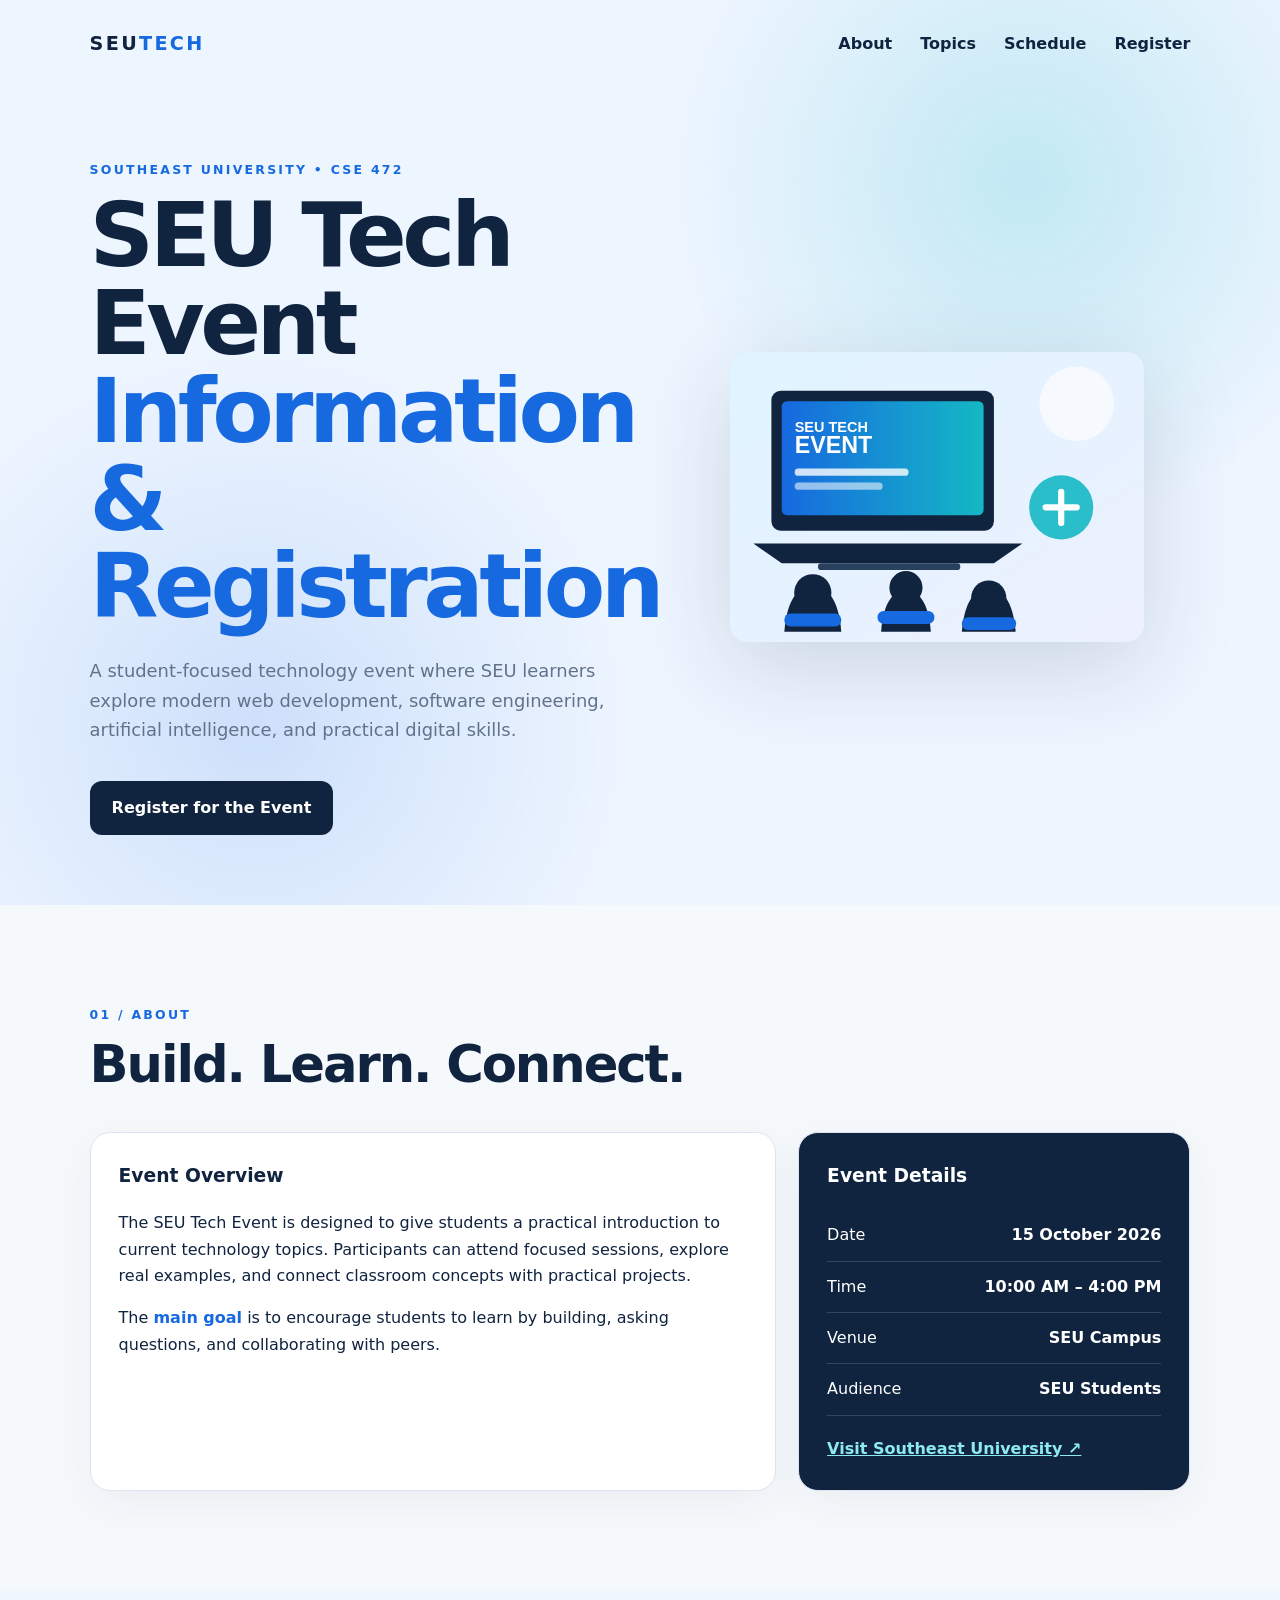
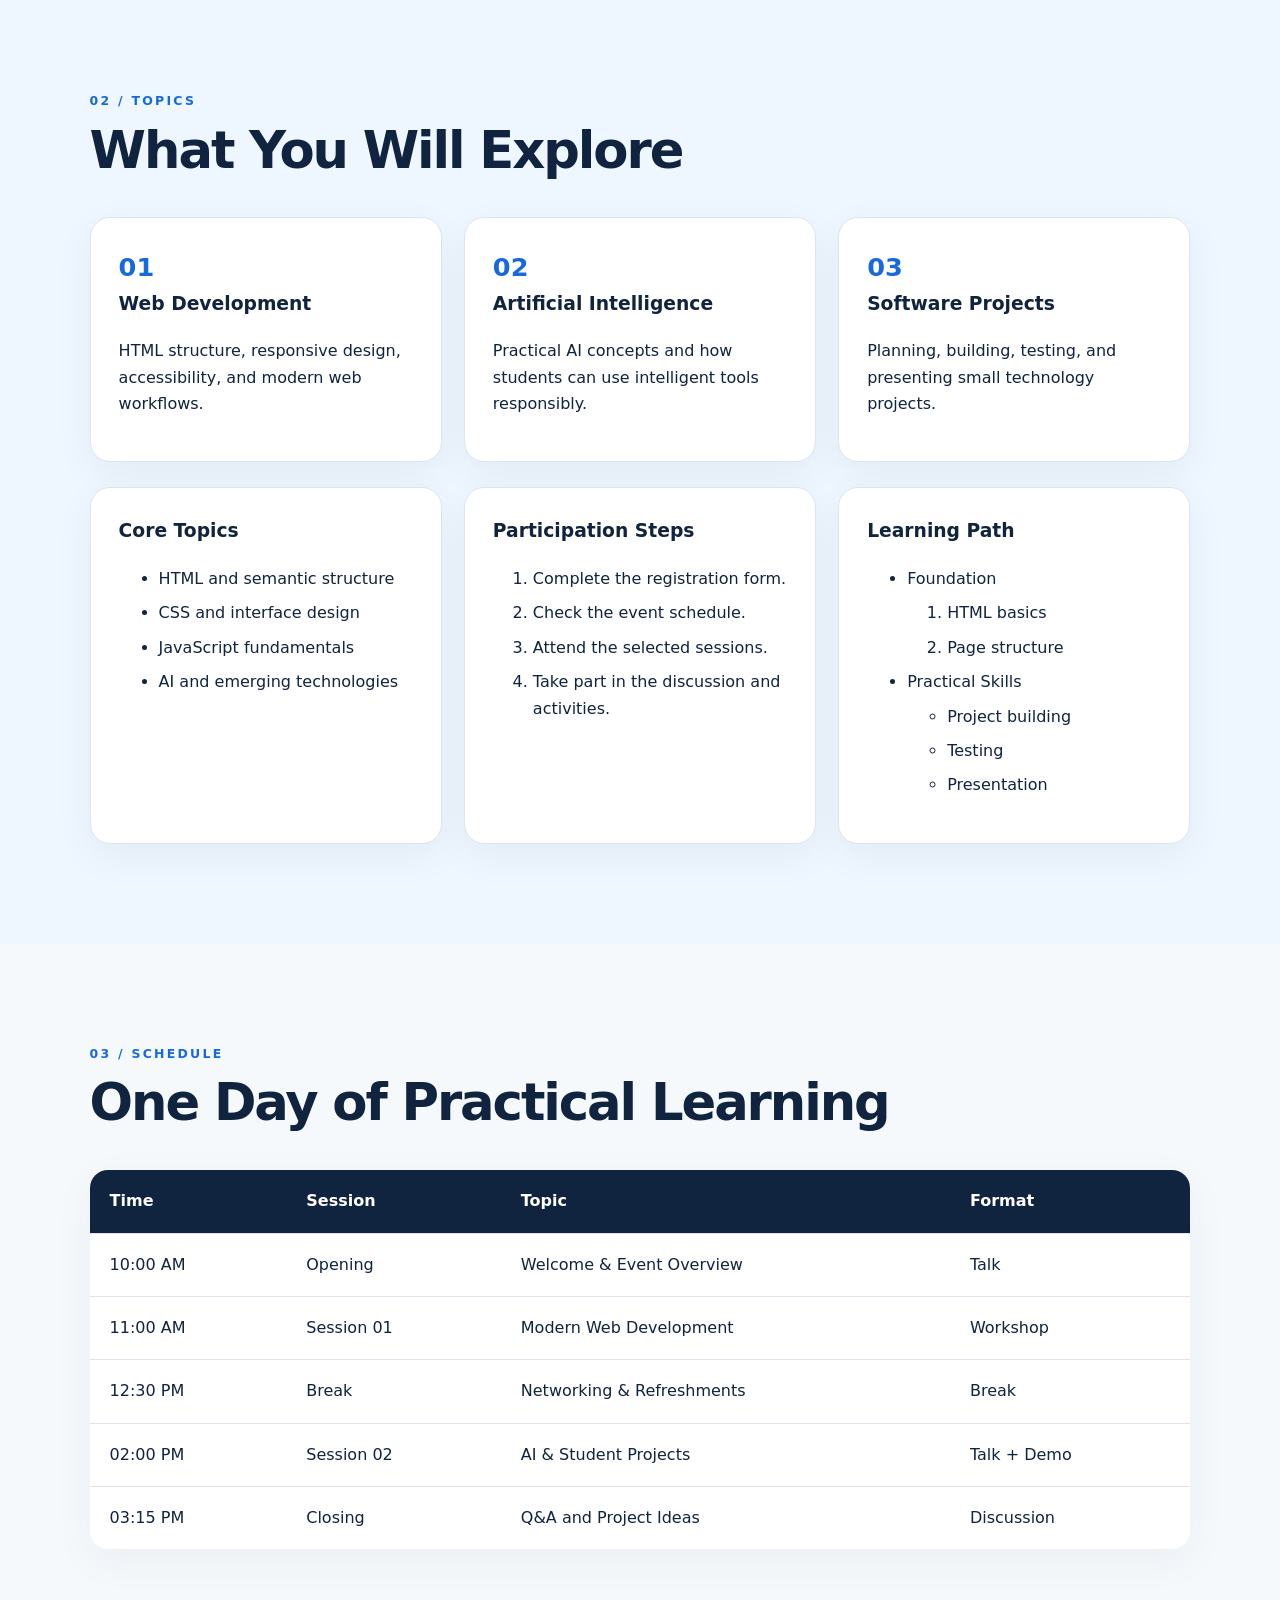
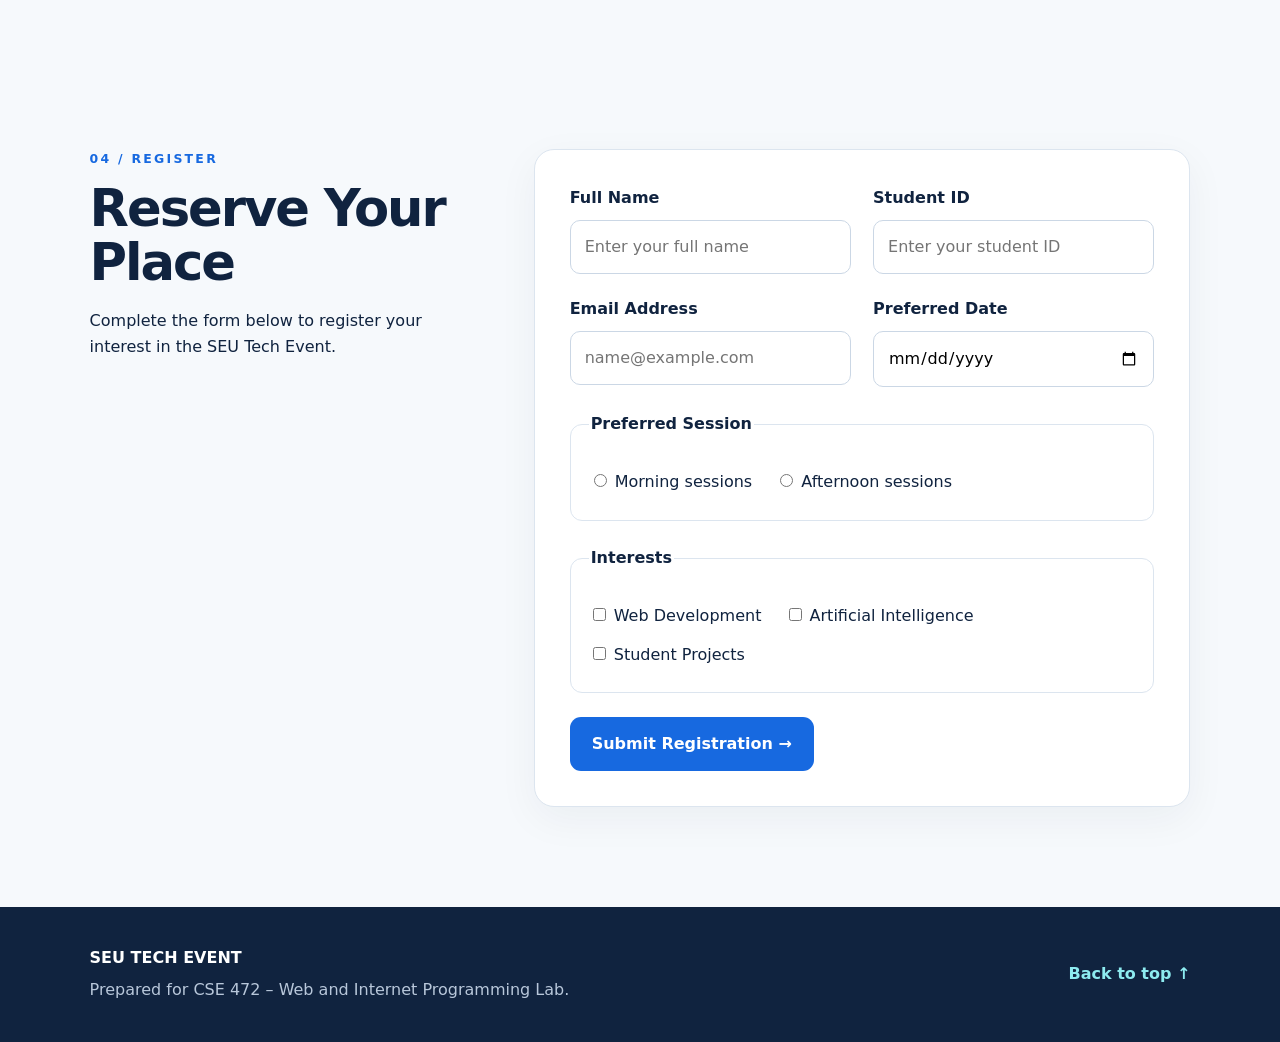
<file: lab-01-html/index.html>
<!DOCTYPE html>
<html lang="en">
<head>
    <meta charset="UTF-8">
    <meta name="viewport" content="width=device-width, initial-scale=1.0">
    <title>SEU Tech Event Information and Registration Page</title>
    <link rel="stylesheet" href="style.css">
</head>
<body>
    <header class="hero" id="home">
        <nav>
            <div class="brand">SEU<span>TECH</span></div>
            <div class="nav-links">
                <a href="#about">About</a>
                <a href="#topics">Topics</a>
                <a href="#schedule">Schedule</a>
                <a href="#register">Register</a>
            </div>
        </nav>

        <div class="hero-content">
            <div>
                <p class="eyebrow">SOUTHEAST UNIVERSITY • CSE 472</p>
                <h1>SEU Tech Event<br><span>Information & Registration</span></h1>
                <p class="lead">
                    A student-focused technology event where SEU learners explore modern web
                    development, software engineering, artificial intelligence, and practical
                    digital skills.
                </p>
                <a class="cta" href="#register">Register for the Event</a>
            </div>
            <img class="hero-image" src="images/tech-event.svg"
                 alt="Illustration of students attending a technology event">
        </div>
    </header>

    <main>
        <section id="about" class="section">
            <div class="section-heading">
                <p class="eyebrow">01 / ABOUT</p>
                <h2>Build. Learn. Connect.</h2>
            </div>

            <div class="about-grid">
                <div class="card">
                    <h3>Event Overview</h3>
                    <p>
                        The SEU Tech Event is designed to give students a practical introduction
                        to current technology topics. Participants can attend focused sessions,
                        explore real examples, and connect classroom concepts with practical
                        projects.
                    </p>
                    <p>
                        The <span class="highlight">main goal</span> is to encourage students to
                        learn by building, asking questions, and collaborating with peers.
                    </p>
                </div>

                <div class="info-panel">
                    <h3>Event Details</h3>
                    <div class="detail-row"><span>Date</span><strong>15 October 2026</strong></div>
                    <div class="detail-row"><span>Time</span><strong>10:00 AM – 4:00 PM</strong></div>
                    <div class="detail-row"><span>Venue</span><strong>SEU Campus</strong></div>
                    <div class="detail-row"><span>Audience</span><strong>SEU Students</strong></div>
                    <a href="https://www.seu.edu.bd" target="_blank" rel="noopener">Visit Southeast University ↗</a>
                </div>
            </div>
        </section>

        <section id="topics" class="section alt">
            <div class="section-heading">
                <p class="eyebrow">02 / TOPICS</p>
                <h2>What You Will Explore</h2>
            </div>

            <div class="topic-grid">
                <div class="topic"><b>01</b><h3>Web Development</h3><p>HTML structure, responsive design, accessibility, and modern web workflows.</p></div>
                <div class="topic"><b>02</b><h3>Artificial Intelligence</h3><p>Practical AI concepts and how students can use intelligent tools responsibly.</p></div>
                <div class="topic"><b>03</b><h3>Software Projects</h3><p>Planning, building, testing, and presenting small technology projects.</p></div>
            </div>

            <div class="lists-grid">
                <div class="card">
                    <h3>Core Topics</h3>
                    <ul>
                        <li>HTML and semantic structure</li>
                        <li>CSS and interface design</li>
                        <li>JavaScript fundamentals</li>
                        <li>AI and emerging technologies</li>
                    </ul>
                </div>

                <div class="card">
                    <h3>Participation Steps</h3>
                    <ol>
                        <li>Complete the registration form.</li>
                        <li>Check the event schedule.</li>
                        <li>Attend the selected sessions.</li>
                        <li>Take part in the discussion and activities.</li>
                    </ol>
                </div>

                <div class="card">
                    <h3>Learning Path</h3>
                    <ul>
                        <li>Foundation
                            <ol>
                                <li>HTML basics</li>
                                <li>Page structure</li>
                            </ol>
                        </li>
                        <li>Practical Skills
                            <ul>
                                <li>Project building</li>
                                <li>Testing</li>
                                <li>Presentation</li>
                            </ul>
                        </li>
                    </ul>
                </div>
            </div>
        </section>

        <section id="schedule" class="section">
            <div class="section-heading">
                <p class="eyebrow">03 / SCHEDULE</p>
                <h2>One Day of Practical Learning</h2>
            </div>

            <div class="table-wrap">
                <table>
                    <thead>
                        <tr>
                            <th>Time</th>
                            <th>Session</th>
                            <th>Topic</th>
                            <th>Format</th>
                        </tr>
                    </thead>
                    <tbody>
                        <tr><td>10:00 AM</td><td>Opening</td><td>Welcome & Event Overview</td><td>Talk</td></tr>
                        <tr><td>11:00 AM</td><td>Session 01</td><td>Modern Web Development</td><td>Workshop</td></tr>
                        <tr><td>12:30 PM</td><td>Break</td><td>Networking & Refreshments</td><td>Break</td></tr>
                        <tr><td>02:00 PM</td><td>Session 02</td><td>AI & Student Projects</td><td>Talk + Demo</td></tr>
                        <tr><td>03:15 PM</td><td>Closing</td><td>Q&A and Project Ideas</td><td>Discussion</td></tr>
                    </tbody>
                </table>
            </div>
        </section>

        <section id="register" class="section register-section">
            <div class="section-heading">
                <p class="eyebrow">04 / REGISTER</p>
                <h2>Reserve Your Place</h2>
                <p>Complete the form below to register your interest in the SEU Tech Event.</p>
            </div>

            <form class="registration-form" action="#" method="post">
                <div class="form-grid">
                    <div class="field">
                        <label for="fullname">Full Name</label>
                        <input type="text" id="fullname" name="fullname" placeholder="Enter your full name" required>
                    </div>
                    <div class="field">
                        <label for="studentid">Student ID</label>
                        <input type="text" id="studentid" name="studentid" placeholder="Enter your student ID" required>
                    </div>
                    <div class="field">
                        <label for="email">Email Address</label>
                        <input type="email" id="email" name="email" placeholder="name@example.com" required>
                    </div>
                    <div class="field">
                        <label for="date">Preferred Date</label>
                        <input type="date" id="date" name="date" required>
                    </div>
                </div>

                <fieldset>
                    <legend>Preferred Session</legend>
                    <label class="choice"><input type="radio" name="session" value="morning" required> Morning sessions</label>
                    <label class="choice"><input type="radio" name="session" value="afternoon"> Afternoon sessions</label>
                </fieldset>

                <fieldset>
                    <legend>Interests</legend>
                    <label class="choice"><input type="checkbox" name="interest_web" value="web"> Web Development</label>
                    <label class="choice"><input type="checkbox" name="interest_ai" value="ai"> Artificial Intelligence</label>
                    <label class="choice"><input type="checkbox" name="interest_projects" value="projects"> Student Projects</label>
                </fieldset>

                <button type="submit">Submit Registration →</button>
            </form>
        </section>
    </main>

    <footer>
        <div>
            <strong>SEU TECH EVENT</strong>
            <p>Prepared for CSE 472 – Web and Internet Programming Lab.</p>
        </div>
        <a href="#home">Back to top ↑</a>
    </footer>
</body>
</html>
</file>
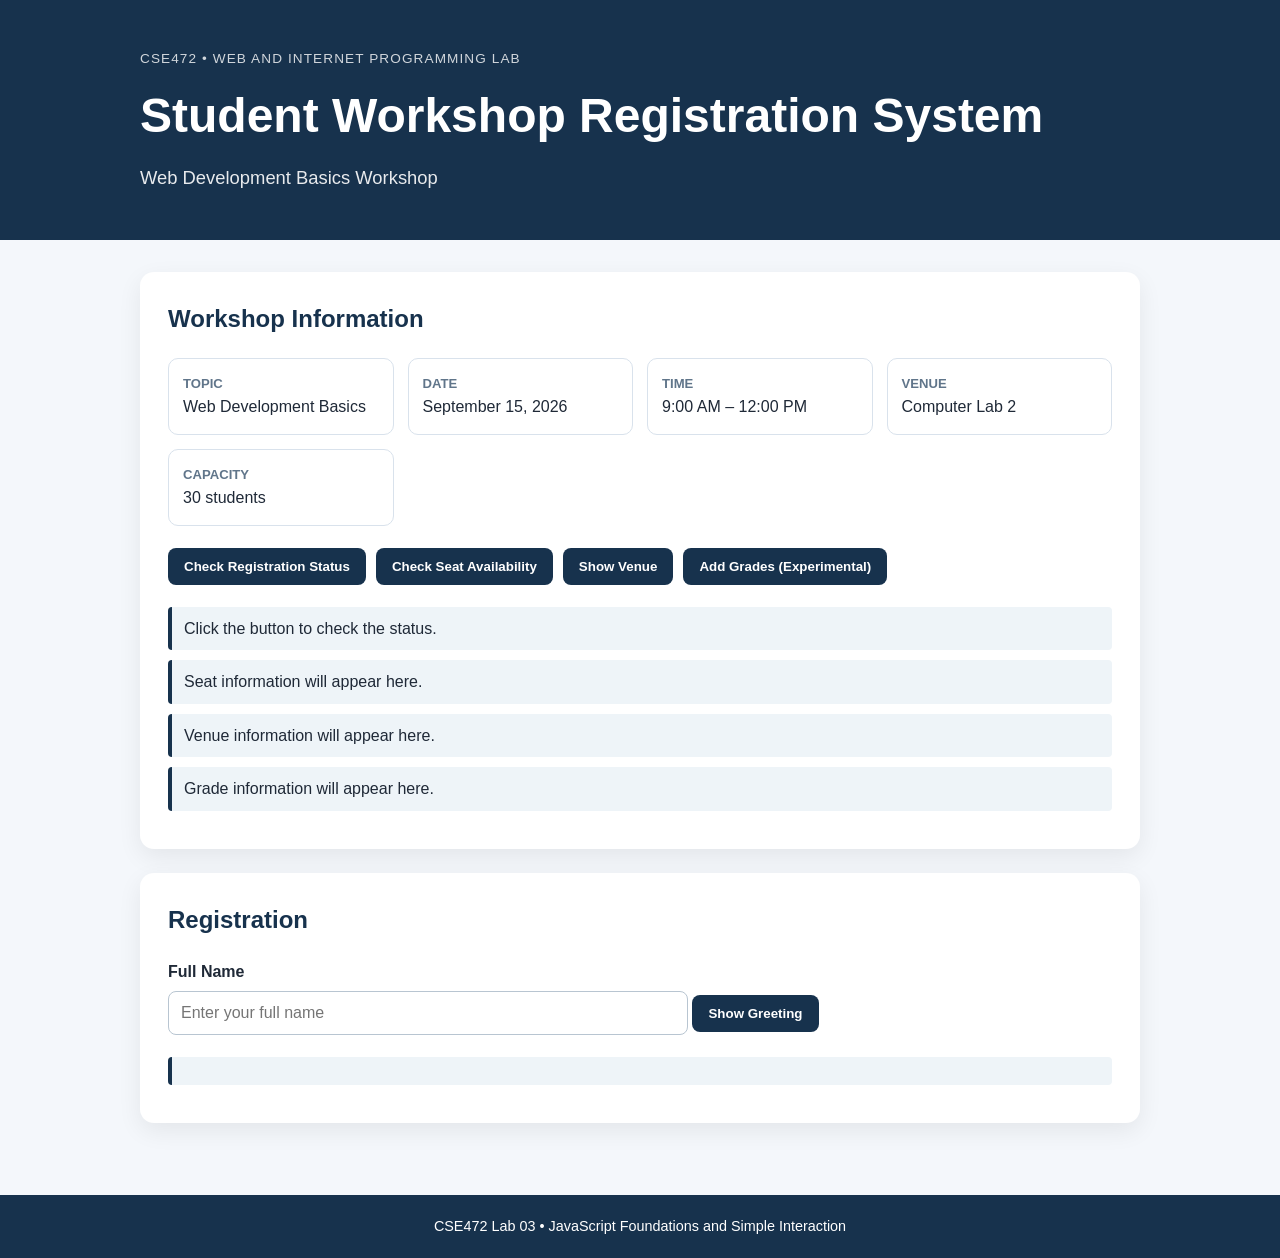
<file: lab-03-javascript/index.html>
<!DOCTYPE html>
<html lang="en">
<head>
  <meta charset="UTF-8">
  <meta name="viewport" content="width=device-width, initial-scale=1.0">
  <title>CSE472 Student Workshop Registration</title>
  <link rel="stylesheet" href="css/style.css">
</head>
<body>
  <header class="hero">
    <div class="container">
      <p class="eyebrow">CSE472 • Web and Internet Programming Lab</p>
      <h1>Student Workshop Registration System</h1>
      <p class="subtitle">Web Development Basics Workshop</p>
    </div>
  </header>

  <main class="container">
    <section class="card workshop-info">
      <h2>Workshop Information</h2>
      <div class="details">
        <div><strong>Topic</strong><span>Web Development Basics</span></div>
        <div><strong>Date</strong><span>September 15, 2026</span></div>
        <div><strong>Time</strong><span>9:00 AM – 12:00 PM</span></div>
        <div><strong>Venue</strong><span>Computer Lab 2</span></div>
        <div><strong>Capacity</strong><span>30 students</span></div>
      </div>

      <div class="actions">
        <button type="button" onclick="checkRegistration()">Check Registration Status</button>
        <button type="button" onclick="checkSeats()">Check Seat Availability</button>
        <button type="button" onclick="showVenue()">Show Venue</button>
        <button type="button" onclick="grd()">Add Grades (Experimental)</button>
      </div>
      <p id="registrationStatus" class="message">Click the button to check the status.</p>
      <p id="seatMessage" class="message">Seat information will appear here.</p>
      <p id="venueMessage" class="message">Venue information will appear here.</p>
      <p id="grdMsg" class="message">Grade information will appear here.</p>
    </section>

    <section class="card registration-form">
      <h2>Registration</h2>
      <form onsubmit="return false;">
        <label for="studentName">Full Name</label>
        <input type="text" id="studentName" name="studentName" placeholder="Enter your full name" required>
        <button type="button" onclick="showGreeting()">Show Greeting</button>
        <p id="greetingMessage" class="message"></p>
      </form>
    </section>
  </main>

  <footer>
    <div class="container">CSE472 Lab 03 • JavaScript Foundations and Simple Interaction</div>
  </footer>

  <script src="js/script.js"></script>
</body>
</html>
</file>
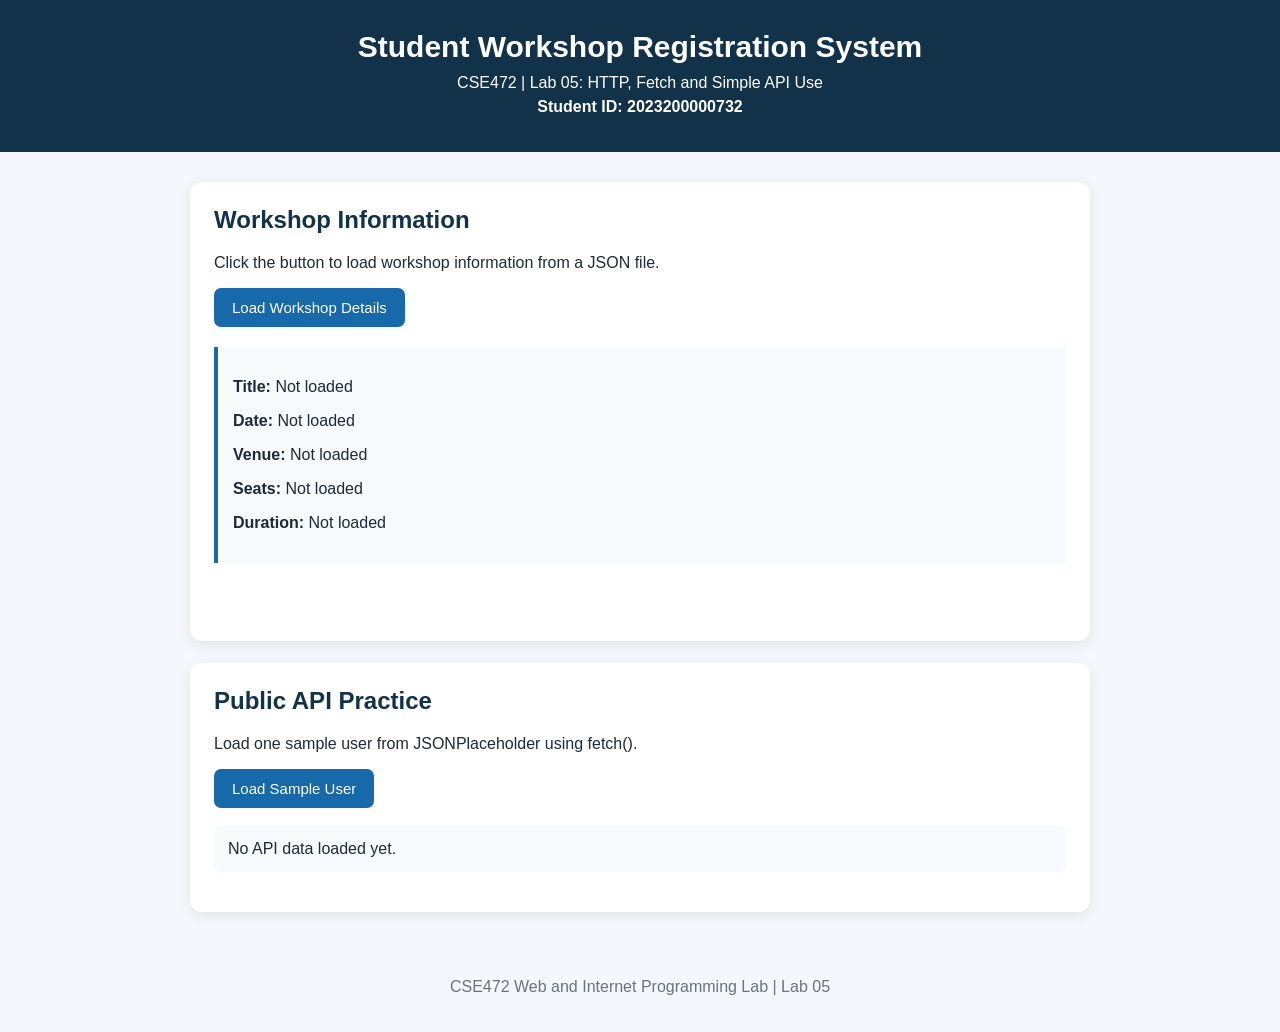
<file: lab-05-fetch-api/index.html>
<!DOCTYPE html>
<html lang="en">
<head>
  <meta charset="UTF-8">
  <meta name="viewport" content="width=device-width, initial-scale=1.0">
  <title>Student Workshop Registration System</title>
  <link rel="stylesheet" href="css/style.css">
</head>
<body>
  <header>
    <h1>Student Workshop Registration System</h1>
    <p>CSE472 | Lab 05: HTTP, Fetch and Simple API Use</p>
    <p class="student-id">Student ID: 2023200000732</p>
  </header>

  <main>
    <section class="card">
      <h2>Workshop Information</h2>
      <p>Click the button to load workshop information from a JSON file.</p>
      <button type="button" onclick="loadWorkshop()">Load Workshop Details</button>

      <div class="details">
        <p><strong>Title:</strong> <span id="workshopTitle">Not loaded</span></p>
        <p><strong>Date:</strong> <span id="workshopDate">Not loaded</span></p>
        <p><strong>Venue:</strong> <span id="workshopVenue">Not loaded</span></p>
        <p><strong>Seats:</strong> <span id="workshopSeats">Not loaded</span></p>
        <p><strong>Duration:</strong> <span id="workshopDuration">Not loaded</span></p>
      </div>

      <p id="loadMessage" class="message"></p>
    </section>

    <section class="card">
      <h2>Public API Practice</h2>
      <p>Load one sample user from JSONPlaceholder using fetch().</p>
      <button type="button" onclick="loadSampleUser()">Load Sample User</button>
      <p id="apiUser" class="api-result">No API data loaded yet.</p>
    </section>
  </main>

  <footer>
    <p>CSE472 Web and Internet Programming Lab | Lab 05</p>
  </footer>

  <script src="js/script.js"></script>
</body>
</html>
</file>
<file: lab-01-html/style.css>
* { box-sizing: border-box; }
:root {
    --ink: #10233f;
    --muted: #62728a;
    --line: #dce5ef;
    --blue: #1769e0;
    --cyan: #14b8c4;
    --bg: #f6f9fc;
    --white: #ffffff;
}
html { scroll-behavior: smooth; }
body {
    margin: 0;
    font-family: Inter, ui-sans-serif, system-ui, -apple-system, "Segoe UI", sans-serif;
    color: var(--ink);
    background: var(--bg);
    line-height: 1.65;
}
.hero {
    min-height: 720px;
    padding: 28px 7vw 70px;
    background:
        radial-gradient(circle at 80% 20%, rgba(20,184,196,.20), transparent 28%),
        radial-gradient(circle at 20% 80%, rgba(23,105,224,.15), transparent 30%),
        #edf5ff;
}
nav {
    max-width: 1180px; margin: auto; display: flex; align-items: center;
    justify-content: space-between; gap: 30px;
}
.brand { font-weight: 900; letter-spacing: .12em; font-size: 1.2rem; }
.brand span { color: var(--blue); }
.nav-links { display: flex; gap: 28px; flex-wrap: wrap; }
.nav-links a, footer a { color: var(--ink); text-decoration: none; font-weight: 700; }
.nav-links a:hover, footer a:hover { color: var(--blue); }
.hero-content {
    max-width: 1180px; margin: 100px auto 0; display: grid;
    grid-template-columns: 1.1fr .9fr; align-items: center; gap: 70px;
}
.eyebrow { color: var(--blue); font-size: .78rem; font-weight: 900; letter-spacing: .18em; margin: 0 0 12px; }
h1 { font-size: clamp(3rem, 7vw, 5.8rem); line-height: .98; letter-spacing: -.05em; margin: 0 0 25px; }
h1 span { color: var(--blue); }
h2 { font-size: clamp(2rem, 4vw, 3.4rem); line-height: 1.05; letter-spacing: -.04em; margin: 0 0 18px; }
h3 { margin-top: 0; }
.lead { max-width: 680px; font-size: 1.12rem; color: var(--muted); }
.cta {
    display: inline-block; margin-top: 18px; padding: 14px 22px; border-radius: 12px;
    background: var(--ink); color: white; text-decoration: none; font-weight: 800;
}
.hero-image { width: 100%; max-width: 520px; justify-self: center; filter: drop-shadow(0 25px 45px rgba(16,35,63,.15)); }
.section { padding: 100px 7vw; max-width: 1280px; margin: auto; }
.alt { max-width: none; background: #eef6ff; }
.alt > * { max-width: 1140px; margin-left: auto; margin-right: auto; }
.section-heading { margin-bottom: 40px; }
.about-grid, .lists-grid, .topic-grid { display: grid; grid-template-columns: repeat(3, 1fr); gap: 22px; }
.about-grid { grid-template-columns: 1.4fr .8fr; }
.card, .info-panel, .topic, .registration-form {
    background: var(--white); border: 1px solid var(--line); border-radius: 20px; padding: 28px;
    box-shadow: 0 12px 40px rgba(16,35,63,.05);
}
.highlight { color: var(--blue); font-weight: 900; }
.info-panel { background: var(--ink); color: white; }
.detail-row { display:flex; justify-content:space-between; gap:20px; padding: 12px 0; border-bottom: 1px solid rgba(255,255,255,.15); }
.info-panel a { display:inline-block; margin-top:20px; color:#8debf0; font-weight:800; }
.topic b { color: var(--blue); font-size: 1.6rem; }
.lists-grid { margin-top: 25px; }
li { margin: 8px 0; }
.table-wrap { overflow-x:auto; background:white; border-radius:18px; box-shadow:0 12px 40px rgba(16,35,63,.05); }
table { width:100%; border-collapse: collapse; min-width:720px; }
th, td { padding: 18px 20px; text-align:left; border-bottom:1px solid var(--line); }
th { background:var(--ink); color:white; }
tr:last-child td { border-bottom:0; }
.register-section { display:grid; grid-template-columns:.75fr 1.25fr; gap:50px; align-items:start; }
.registration-form { padding:35px; }
.form-grid { display:grid; grid-template-columns:1fr 1fr; gap:22px; }
.field label, legend { display:block; font-weight:800; margin-bottom:8px; }
input[type="text"], input[type="email"], input[type="date"] {
    width:100%; padding:13px 14px; border:1px solid #cbd7e5; border-radius:10px; font:inherit;
}
fieldset { border:1px solid var(--line); border-radius:12px; margin:24px 0; padding:18px; }
.choice { display:inline-block; margin:6px 18px 6px 0; }
button {
    border:0; border-radius:11px; padding:14px 22px; background:var(--blue);
    color:white; font:inherit; font-weight:900; cursor:pointer;
}
button:hover { filter:brightness(.92); }
footer {
    background:var(--ink); color:white; padding:38px 7vw; display:flex;
    justify-content:space-between; align-items:center; gap:20px;
}
footer p { margin:.35rem 0 0; color:#b8c7da; }
footer a { color:#8debf0; }
@media (max-width: 900px) {
    .hero-content, .register-section, .about-grid { grid-template-columns:1fr; }
    .topic-grid, .lists-grid { grid-template-columns:1fr; }
    .hero-content { margin-top:70px; }
}
@media (max-width: 600px) {
    nav { align-items:flex-start; flex-direction:column; }
    .nav-links { gap:14px; }
    .form-grid { grid-template-columns:1fr; }
    .section { padding:70px 5vw; }
    .hero { padding-left:5vw; padding-right:5vw; }
}
</file>
<file: lab-03-javascript/css/style.css>
* { box-sizing: border-box; }
body { margin: 0; font-family: Arial, sans-serif; background: #f4f7fb; color: #1f2937; line-height: 1.6; }
.container { width: min(1000px, 92%); margin: 0 auto; }
.hero { background: #17324d; color: white; padding: 48px 0; }
.eyebrow { margin: 0 0 8px; font-size: .85rem; letter-spacing: .08em; text-transform: uppercase; opacity: .8; }
h1 { margin: 0; font-size: clamp(2rem, 5vw, 3rem); }
.subtitle { margin: 8px 0 0; font-size: 1.15rem; opacity: .9; }
main { padding: 32px 0 48px; }
.card { background: white; border-radius: 14px; padding: 28px; margin-bottom: 24px; box-shadow: 0 8px 24px rgba(0,0,0,.07); }
h2 { margin-top: 0; color: #17324d; }
.details { display: grid; grid-template-columns: repeat(auto-fit, minmax(210px, 1fr)); gap: 14px; margin: 20px 0; }
.details div { padding: 14px; border: 1px solid #d9e2ec; border-radius: 10px; }
.details strong, .details span { display: block; }
.details strong { font-size: .82rem; text-transform: uppercase; color: #60758a; }
.actions { display: flex; flex-wrap: wrap; gap: 10px; margin: 22px 0; }
button { border: 0; border-radius: 8px; padding: 11px 16px; background: #17324d; color: white; cursor: pointer; font-weight: 600; }
button:hover { opacity: .9; }
.message { min-height: 28px; margin: 10px 0; padding: 9px 12px; background: #eef4f8; border-left: 4px solid #17324d; border-radius: 4px; }
label { display: block; font-weight: 600; margin-bottom: 6px; }
input { width: 100%; max-width: 520px; padding: 12px; border: 1px solid #b8c5d1; border-radius: 8px; margin-bottom: 12px; font-size: 1rem; }
footer { background: #17324d; color: white; padding: 20px 0; text-align: center; font-size: .9rem; }
</file>
<file: lab-05-fetch-api/css/style.css>
* {
  box-sizing: border-box;
}

body {
  margin: 0;
  font-family: Arial, sans-serif;
  background: #f4f7fb;
  color: #1f2937;
}

header {
  background: #12324a;
  color: white;
  text-align: center;
  padding: 30px 20px;
}

header h1 {
  margin: 0 0 10px;
  font-size: 30px;
}

header p {
  margin: 6px 0;
}

.student-id {
  font-weight: bold;
}

main {
  width: min(900px, 92%);
  margin: 30px auto;
}

.card {
  background: white;
  border-radius: 12px;
  padding: 24px;
  margin-bottom: 22px;
  box-shadow: 0 4px 14px rgba(0, 0, 0, 0.08);
}

.card h2 {
  margin-top: 0;
  color: #12324a;
}

button {
  border: 0;
  border-radius: 7px;
  padding: 11px 18px;
  background: #1769aa;
  color: white;
  cursor: pointer;
  font-size: 15px;
}

button:hover {
  background: #0f568c;
}

.details {
  margin-top: 20px;
  padding: 15px;
  border-left: 4px solid #1769aa;
  background: #f7fafc;
}

.message {
  font-weight: bold;
  min-height: 22px;
}

.api-result {
  margin-top: 18px;
  padding: 14px;
  background: #f7fafc;
  border-radius: 7px;
}

footer {
  text-align: center;
  color: #6b7280;
  padding: 20px;
}
</file>
